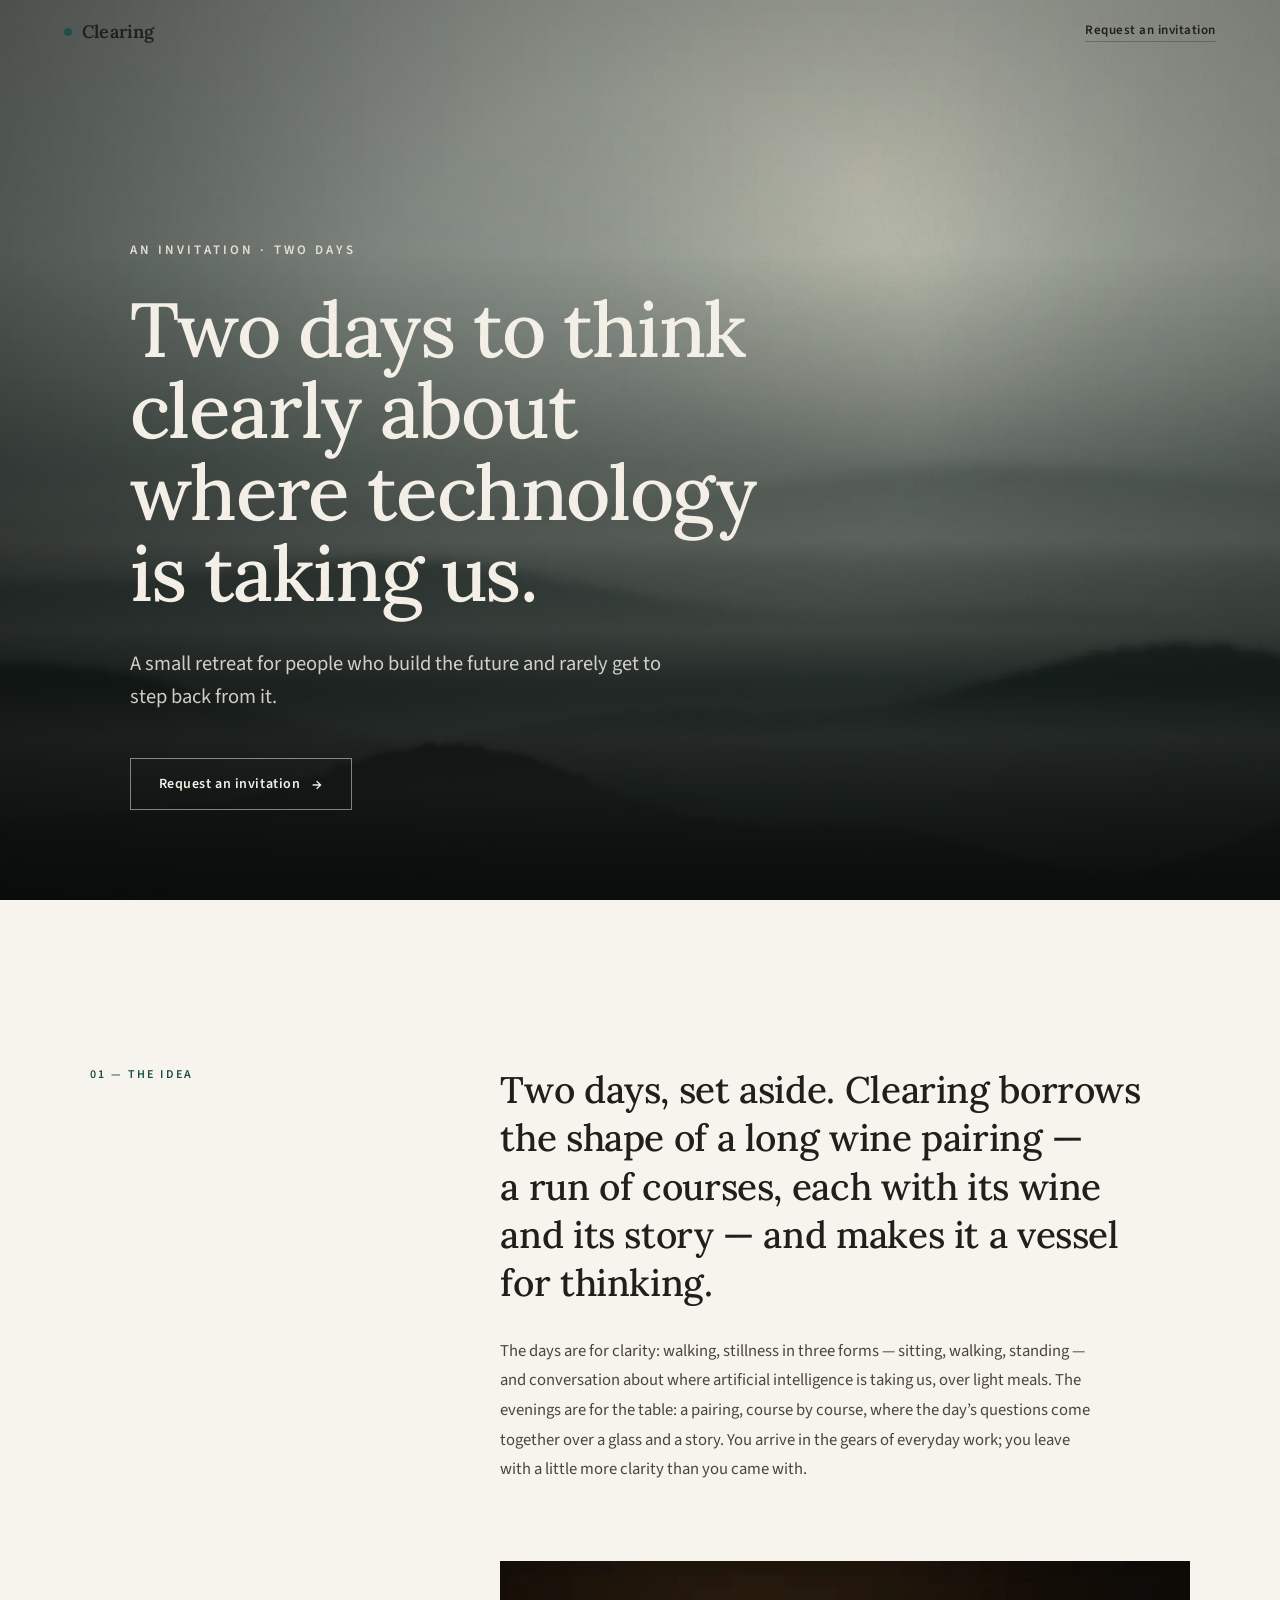
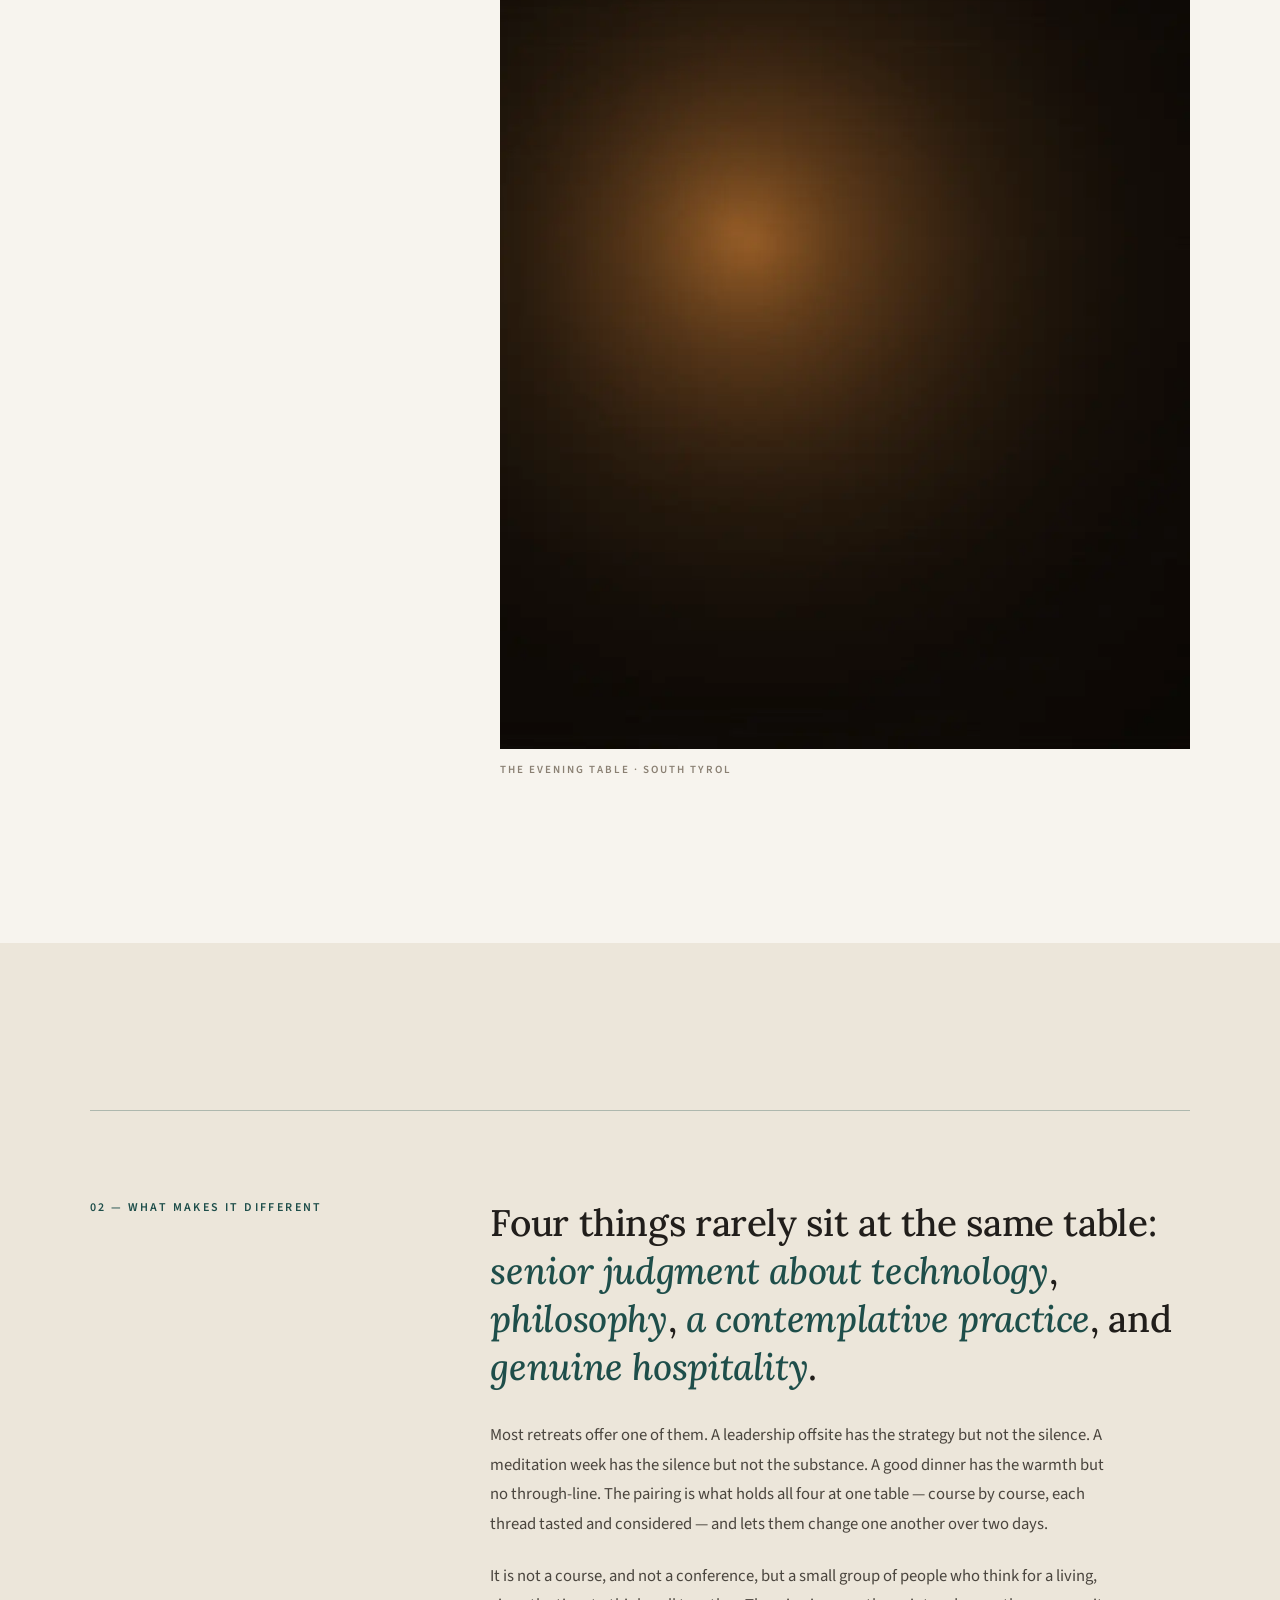
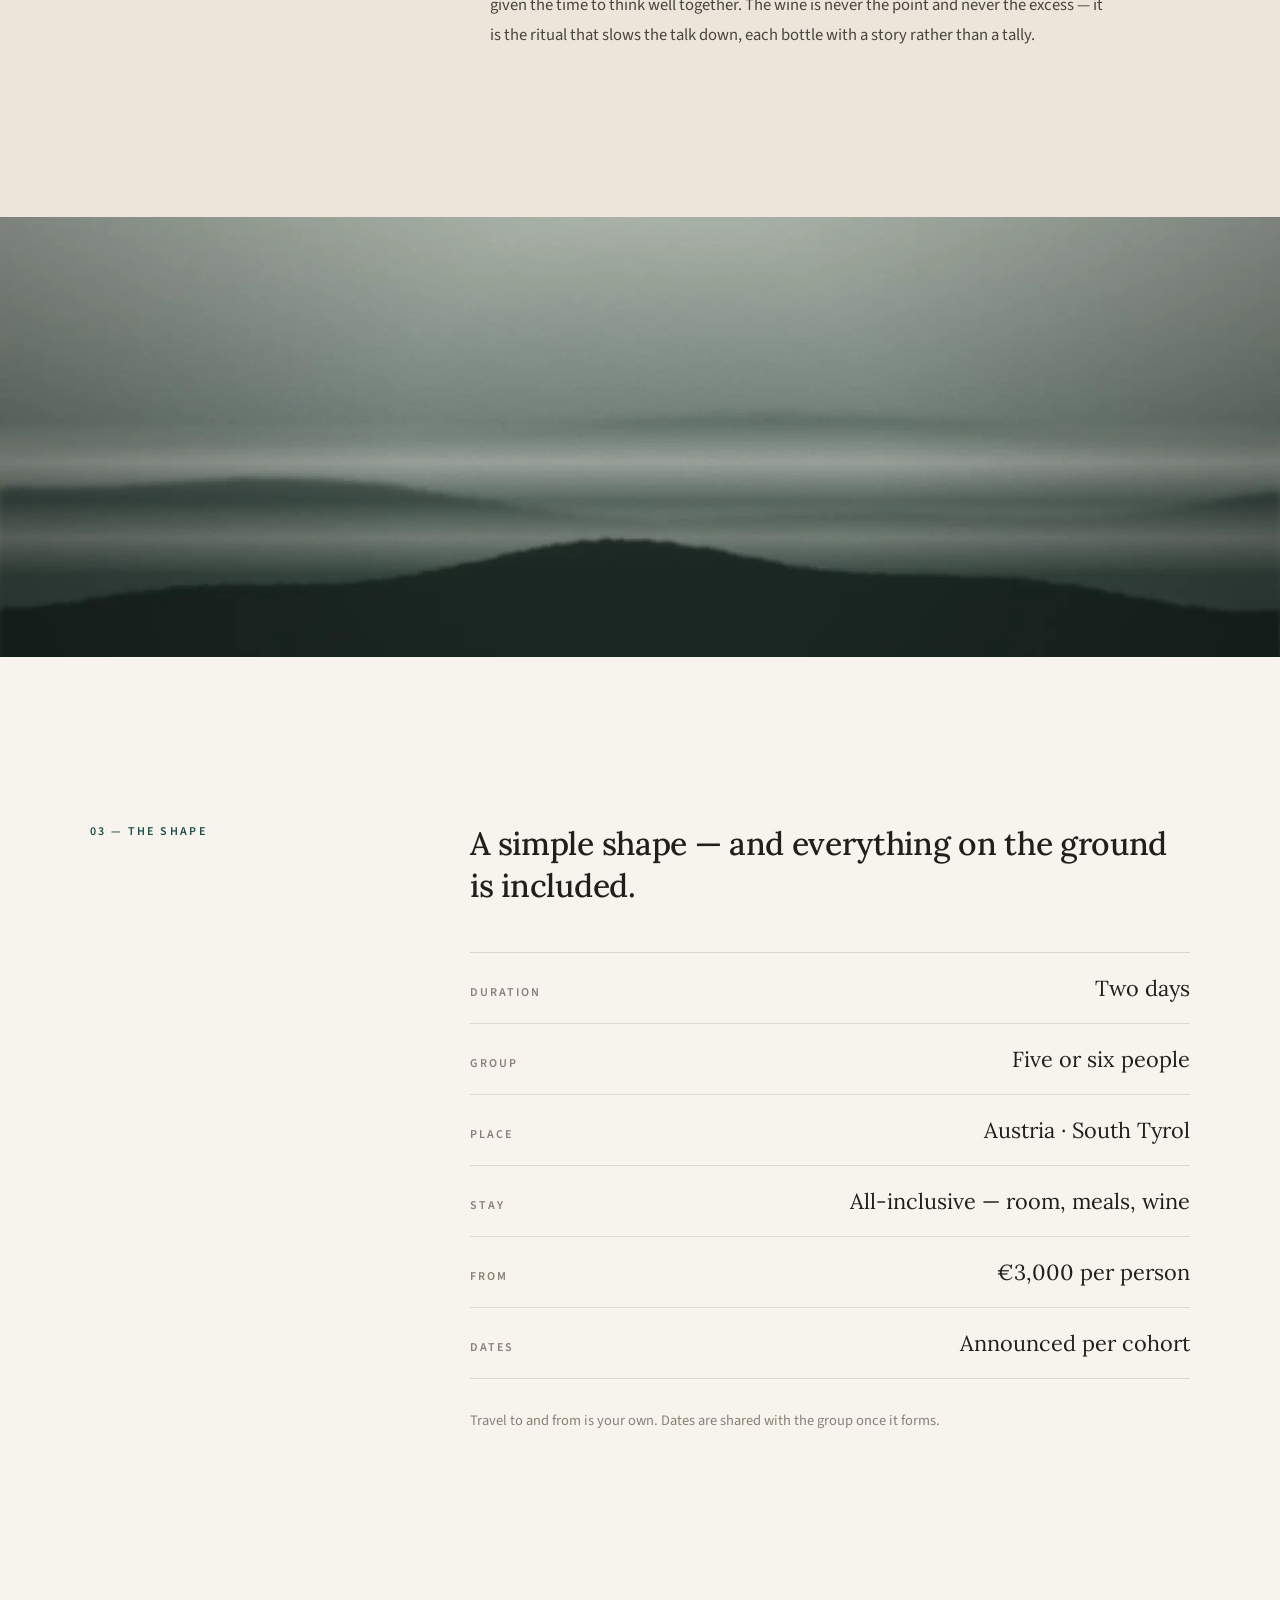
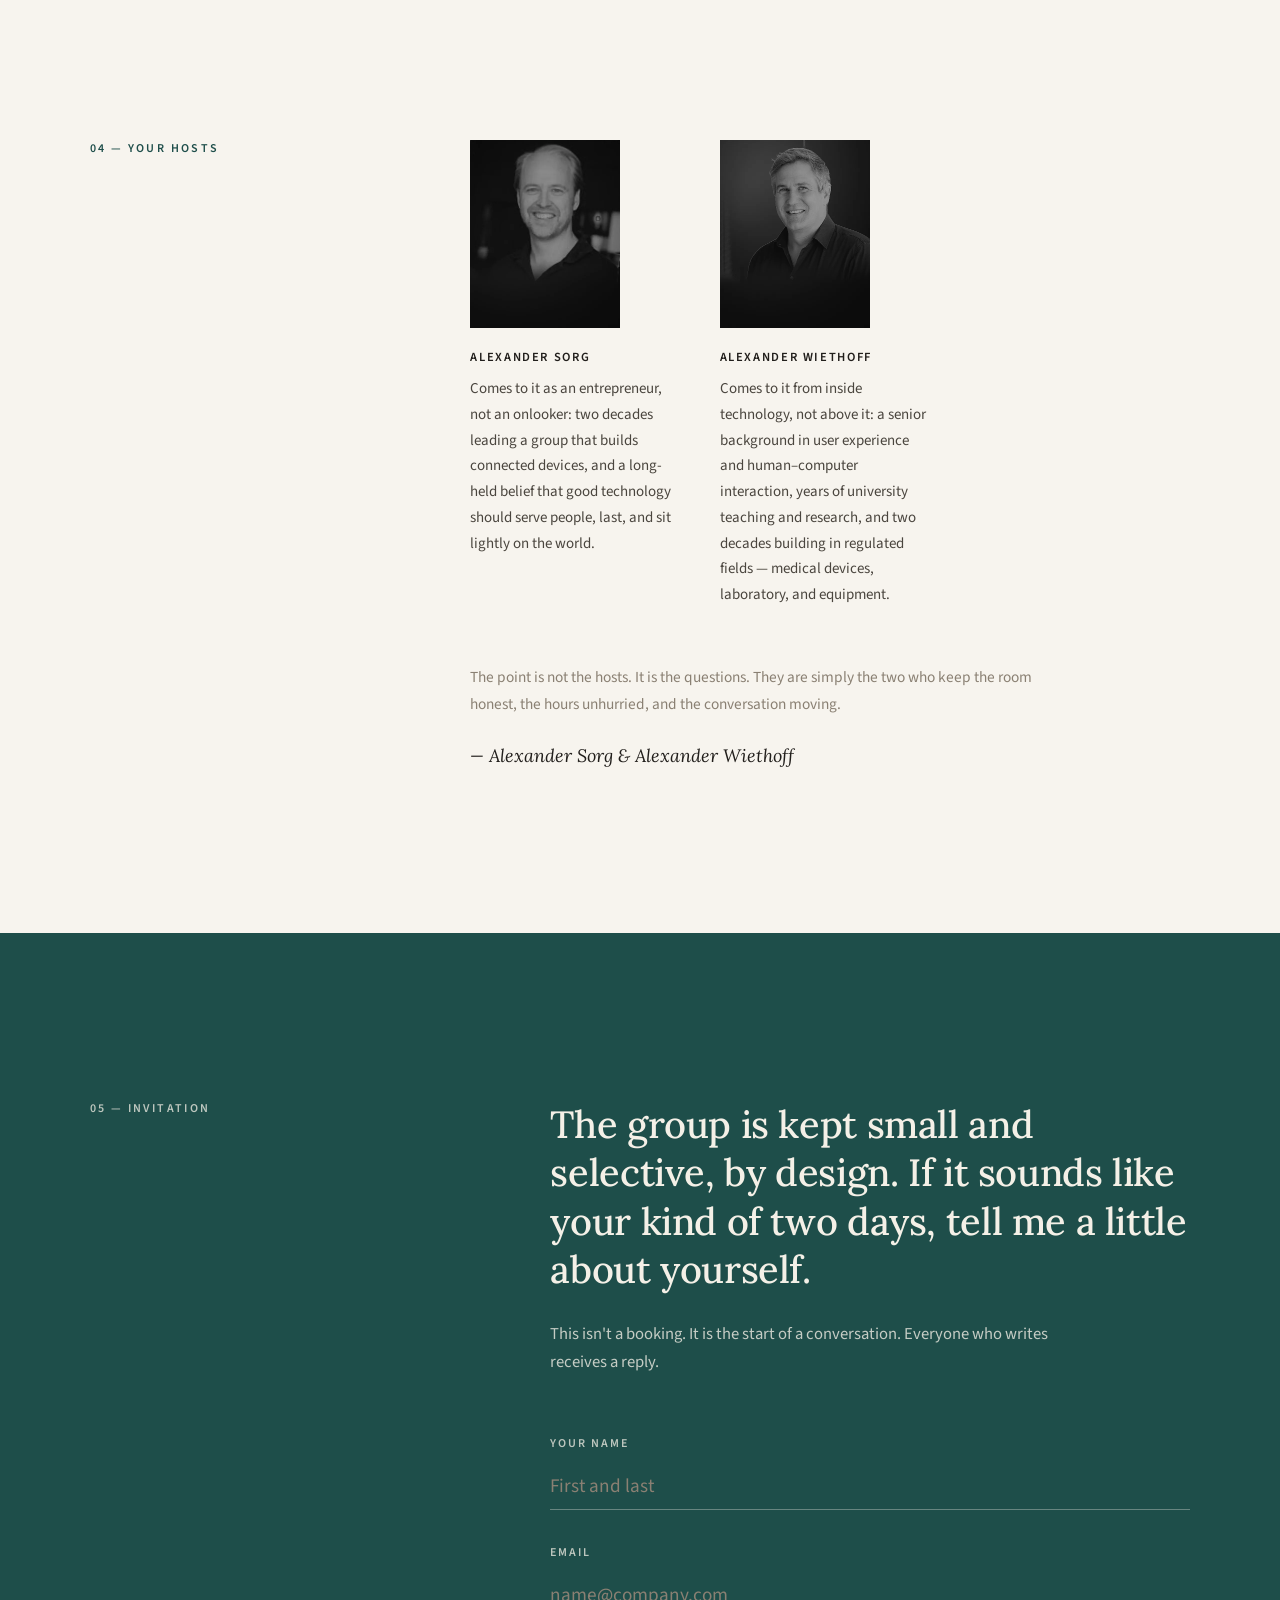
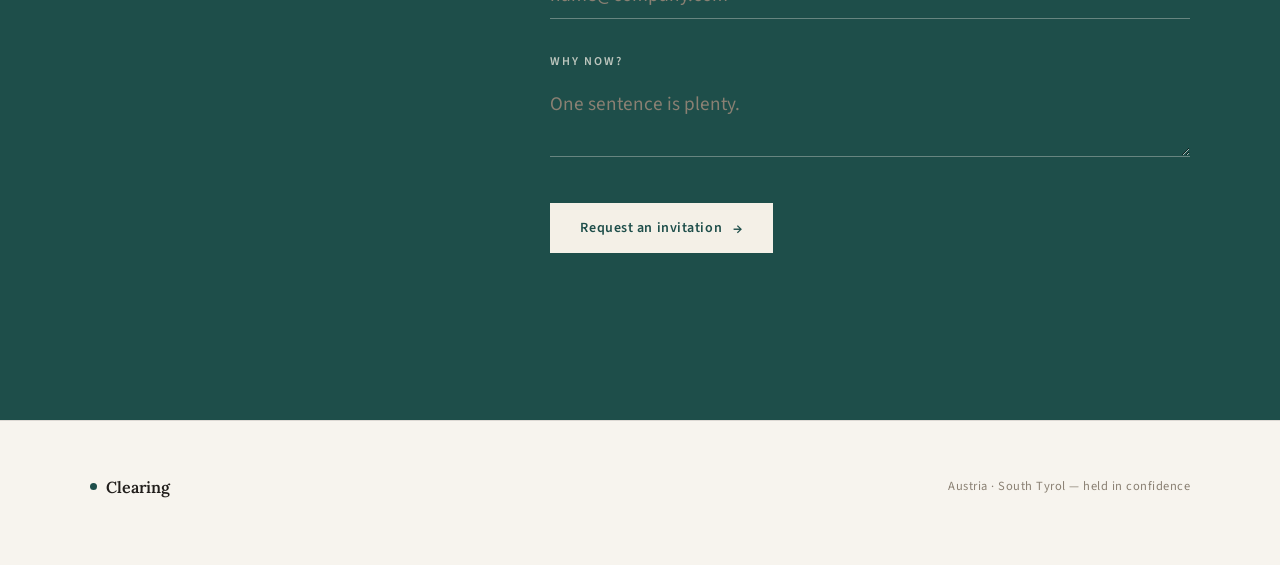
<file: site/index.html>
<!DOCTYPE html>
<html lang="en">
<head>
  <meta charset="utf-8">
  <meta name="viewport" content="width=device-width, initial-scale=1">
  <title>Clearing — Two days to think clearly about where technology is taking us</title>
  <meta name="description" content="A small two-day retreat for senior people in and around technology: conversations about where AI is taking us and the questions underneath, shaped like a long wine pairing — a tasting menu for the mind — in a quiet place in Austria / South Tyrol.">
  <meta name="theme-color" content="#F7F4EE">

  <!-- Open Graph -->
  <meta property="og:type" content="website">
  <meta property="og:title" content="Clearing — Two days to think clearly about where technology is taking us">
  <meta property="og:description" content="A retreat shaped like a long wine pairing — a tasting menu for the mind. Two unhurried days to think clearly about where technology is taking us.">
  <meta property="og:image" content="assets/img/hero-fog.webp">

  <link rel="icon" href="data:image/svg+xml,%3Csvg xmlns='http://www.w3.org/2000/svg' viewBox='0 0 32 32'%3E%3Crect width='32' height='32' fill='%23F7F4EE'/%3E%3Ccircle cx='16' cy='16' r='5' fill='%231E4E4A'/%3E%3C/svg%3E">

  <link rel="preconnect" href="https://fonts.googleapis.com">
  <link rel="preconnect" href="https://fonts.gstatic.com" crossorigin>
  <link href="https://fonts.googleapis.com/css2?family=Lora:ital,wght@0,400;0,500;0,600;1,400;1,500&family=Source+Sans+3:ital,wght@0,400;0,500;0,600&display=swap" rel="stylesheet">

  <style>
    *, *::before, *::after { box-sizing: border-box; }

    :root {
      --paper:   #F7F4EE;
      --ink:     #211E1B;
      --ink-2:   #4A453E;
      --muted:   #8A8073;
      --petrol:  #1E4E4A;
      --cream:   #F4F0E7;
    }

    @media (prefers-reduced-motion: reduce) {
      * { animation: none !important; transition: none !important; }
      html { scroll-behavior: auto !important; }
    }

    html { scroll-behavior: smooth; }
    body {
      margin: 0;
      background: var(--paper);
      color: var(--ink);
      -webkit-font-smoothing: antialiased;
      text-rendering: optimizeLegibility;
      font-family: 'Source Sans 3', system-ui, sans-serif;
    }
    ::selection { background: var(--petrol); color: var(--cream); }
    img { max-width: 100%; }
    input::placeholder, textarea::placeholder { color: var(--muted); opacity: 1; }

    a { color: inherit; }

    /* ---- interactive states (replacing the prototype's style-hover / style-focus) ---- */
    .nav-link { transition: border-color 200ms ease; }
    .nav-link:hover, .nav-link:focus-visible { border-color: var(--petrol); }

    .ghost-cta { transition: background 260ms cubic-bezier(.16,1,.3,1), color 260ms cubic-bezier(.16,1,.3,1), border-color 260ms cubic-bezier(.16,1,.3,1), transform 260ms cubic-bezier(.16,1,.3,1); }
    .ghost-cta:hover, .ghost-cta:focus-visible { background: #F5F1E8; color: #173B38; border-color: #F5F1E8; transform: translateY(-1px); }

    .field { transition: border-color 200ms ease; }
    .field:focus { border-color: var(--cream); }

    .solid-cta { transition: transform 220ms cubic-bezier(.16,1,.3,1), box-shadow 220ms ease; }
    .solid-cta:hover, .solid-cta:focus-visible { transform: translateY(-1px); box-shadow: 0 10px 26px rgba(0,0,0,0.22); }

    :focus-visible { outline: 2px solid currentColor; outline-offset: 3px; }

    .field-error { display: none; }
    .field-error.is-visible { display: block; }
    #invite-confirm { display: none; }
    #invite-confirm.is-visible { display: block; }
  </style>
</head>

<body id="top">

  <!-- Paper-grain texture overlay -->
  <div aria-hidden="true" style="position:fixed; inset:0; background-image:url('assets/img/paper-grain.png'); background-size:300px; opacity:0.5; mix-blend-mode:multiply; pointer-events:none; z-index:40;"></div>

  <header style="position:absolute; top:0; left:0; right:0; z-index:50; display:flex; align-items:center; justify-content:space-between; padding:20px clamp(22px,6vw,64px);">
    <a href="#top" style="display:flex; align-items:center; gap:10px; text-decoration:none; color:#211E1B;">
      <span style="width:8px; height:8px; border-radius:999px; background:#1E4E4A; display:inline-block;"></span>
      <span style="font-family:'Lora',Georgia,serif; font-size:18px; font-weight:600; letter-spacing:0.01em;">Clearing</span>
    </a>
    <a class="nav-link" href="#invitation" style="font-family:'Source Sans 3',system-ui,sans-serif; font-size:13px; font-weight:600; letter-spacing:0.04em; color:#211E1B; text-decoration:none; padding-bottom:2px; border-bottom:1px solid rgba(33,30,27,0.3);">Request an invitation</a>
  </header>

  <main>
  <!-- 01 · Hero -->
  <section aria-label="Introduction" style="position:relative; min-height:100vh; display:flex; align-items:flex-end; background-image:url('assets/img/hero-fog.webp'); background-size:cover; background-position:center 32%;">
    <div aria-hidden="true" style="position:absolute; inset:0; background:linear-gradient(180deg, rgba(13,18,16,0.24) 0%, rgba(13,18,16,0.10) 28%, rgba(11,15,14,0.50) 64%, rgba(8,11,10,0.86) 100%), linear-gradient(95deg, rgba(11,15,14,0.40) 0%, rgba(11,15,14,0.16) 38%, rgba(11,15,14,0) 70%);"></div>
    <div style="position:relative; width:100%; max-width:1200px; margin:0 auto; padding:0 clamp(22px,7vw,120px) clamp(60px,10vh,118px);">
      <div style="max-width:780px;">
        <div style="font-family:'Source Sans 3',system-ui,sans-serif; font-size:clamp(11px,1.1vw,13px); font-weight:600; letter-spacing:0.24em; text-transform:uppercase; color:#E7E1D3; margin-bottom:clamp(20px,3vw,30px);">An invitation · Two days</div>
        <h1 style="font-family:'Lora',Georgia,serif; font-weight:500; font-size:clamp(33px,6vw,80px); line-height:1.06; letter-spacing:-0.018em; color:#F5F1E8; margin:0; text-wrap:balance;">Two days to think clearly about where technology is taking us.</h1>
        <p style="font-family:'Source Sans 3',system-ui,sans-serif; font-size:clamp(17px,1.6vw,21px); font-weight:400; line-height:1.6; color:rgba(245,241,232,0.84); max-width:540px; margin:clamp(24px,3vw,34px) 0 clamp(34px,4vw,44px); text-wrap:pretty;">A small retreat for people who build the future and rarely get to step back from it.</p>
        <a class="ghost-cta" href="#invitation" style="display:inline-flex; align-items:center; gap:12px; font-family:'Source Sans 3',system-ui,sans-serif; font-size:14px; font-weight:600; letter-spacing:0.04em; color:#F5F1E8; text-decoration:none; padding:15px 28px; border:1px solid rgba(245,241,232,0.5);">Request an invitation<span aria-hidden="true" style="font-size:16px; line-height:1;">→</span></a>
      </div>
    </div>
  </section>

  <!-- 02 · The idea -->
  <section id="idea" style="background:#F7F4EE; padding:clamp(94px,13vw,182px) clamp(22px,7vw,120px); scroll-margin-top:80px;">
    <div style="max-width:1180px; margin:0 auto; display:flex; flex-wrap:wrap; gap:clamp(30px,6vw,96px);">
      <div style="flex:1 1 168px; min-width:148px;">
        <h2 style="font-family:'Source Sans 3',system-ui,sans-serif; font-size:12px; font-weight:600; letter-spacing:0.2em; text-transform:uppercase; color:#1E4E4A; margin:0;">01 — The idea</h2>
      </div>
      <div style="flex:4 1 460px; max-width:690px;">
        <p style="font-family:'Lora',Georgia,serif; font-weight:500; font-size:clamp(23px,3vw,37px); line-height:1.3; letter-spacing:-0.01em; color:#211E1B; margin:0 0 clamp(22px,3vw,30px); text-wrap:pretty;">Two days, set aside. Clearing borrows the shape of a long wine pairing — a run of courses, each with its wine and its story — and makes it a vessel for thinking.</p>
        <p style="font-family:'Source Sans 3',system-ui,sans-serif; font-size:clamp(16px,1.3vw,18.5px); font-weight:400; line-height:1.78; color:#4A453E; margin:0; max-width:600px; text-wrap:pretty;">The days are for clarity: walking, stillness in three forms — sitting, walking, standing — and conversation about where artificial intelligence is taking us, over light meals. The evenings are for the table: a pairing, course by course, where the day&rsquo;s questions come together over a glass and a story. You arrive in the gears of everyday work; you leave with a little more clarity than you came with.</p>
        <figure style="margin:clamp(40px,6vw,76px) 0 0;">
          <img src="assets/img/wood-lamp.webp" loading="lazy" width="1400" height="788" alt="A warm pool of lamplight on a dark wooden table at evening" style="display:block; width:100%; aspect-ratio:16/9; object-fit:cover;">
          <figcaption style="font-family:'Source Sans 3',system-ui,sans-serif; font-size:11px; font-weight:600; letter-spacing:0.18em; text-transform:uppercase; color:#8A8073; margin-top:13px;">The evening table · South Tyrol</figcaption>
        </figure>
      </div>
    </div>
  </section>

  <!-- 03 · What makes it different -->
  <section style="background:#ECE6DA; color:#211E1B; padding:clamp(94px,13vw,182px) clamp(22px,7vw,120px); scroll-margin-top:80px;">
    <div style="max-width:1180px; margin:0 auto;">
      <div aria-hidden="true" style="height:1px; background:rgba(30,78,74,0.30); margin-bottom:clamp(52px,7vw,88px);"></div>
      <div style="display:flex; flex-wrap:wrap; gap:clamp(30px,6vw,96px);">
        <div style="flex:1 1 168px; min-width:148px;">
          <h2 style="font-family:'Source Sans 3',system-ui,sans-serif; font-size:12px; font-weight:600; letter-spacing:0.2em; text-transform:uppercase; color:#1E4E4A; margin:0;">02 — What makes it different</h2>
        </div>
        <div style="flex:4 1 460px; max-width:700px;">
          <p style="font-family:'Lora',Georgia,serif; font-weight:500; font-size:clamp(23px,3vw,37px); line-height:1.3; letter-spacing:-0.01em; color:#211E1B; margin:0 0 clamp(22px,3vw,30px); text-wrap:pretty;">Four things rarely sit at the same table: <em style="font-style:italic; color:#1E4E4A;">senior judgment about technology</em>, <em style="font-style:italic; color:#1E4E4A;">philosophy</em>, <em style="font-style:italic; color:#1E4E4A;">a contemplative practice</em>, and <em style="font-style:italic; color:#1E4E4A;">genuine hospitality</em>.</p>
          <p style="font-family:'Source Sans 3',system-ui,sans-serif; font-size:clamp(16px,1.3vw,18.5px); line-height:1.78; color:#4A453E; margin:0 0 22px; max-width:620px; text-wrap:pretty;">Most retreats offer one of them. A leadership offsite has the strategy but not the silence. A meditation week has the silence but not the substance. A good dinner has the warmth but no through-line. The pairing is what holds all four at one table — course by course, each thread tasted and considered — and lets them change one another over two days.</p>
          <p style="font-family:'Source Sans 3',system-ui,sans-serif; font-size:clamp(16px,1.3vw,18.5px); line-height:1.78; color:#4A453E; margin:0; max-width:620px; text-wrap:pretty;">It is not a course, and not a conference, but a small group of people who think for a living, given the time to think well together. The wine is never the point and never the excess — it is the ritual that slows the talk down, each bottle with a story rather than a tally.</p>
        </div>
      </div>
    </div>
  </section>

  <!-- Full-bleed ridge band -->
  <div role="img" aria-label="Fog moving across an alpine ridgeline" style="width:100%; height:clamp(260px,38vw,440px); background-image:url('assets/img/ridge-band.webp'); background-size:cover; background-position:center 60%;"></div>

  <!-- 04 · The shape -->
  <section style="background:#F7F4EE; padding:clamp(94px,13vw,182px) clamp(22px,7vw,120px); scroll-margin-top:80px;">
    <div style="max-width:1180px; margin:0 auto; display:flex; flex-wrap:wrap; gap:clamp(30px,6vw,96px);">
      <div style="flex:1 1 168px; min-width:148px;">
        <h2 style="font-family:'Source Sans 3',system-ui,sans-serif; font-size:12px; font-weight:600; letter-spacing:0.2em; text-transform:uppercase; color:#1E4E4A; margin:0;">03 — The shape</h2>
      </div>
      <div style="flex:4 1 460px; max-width:720px;">
        <p style="font-family:'Lora',Georgia,serif; font-weight:500; font-size:clamp(22px,2.6vw,32px); line-height:1.32; letter-spacing:-0.01em; color:#211E1B; margin:0 0 clamp(26px,4vw,44px); text-wrap:pretty;">A simple shape — and everything on the ground is included.</p>
        <dl style="margin:0; border-top:1px solid rgba(33,30,27,0.14);">
          <div style="display:flex; justify-content:space-between; align-items:baseline; gap:24px; padding:clamp(15px,2vw,21px) 0; border-bottom:1px solid rgba(33,30,27,0.12);">
            <dt style="font-family:'Source Sans 3',system-ui,sans-serif; font-size:12px; font-weight:600; letter-spacing:0.16em; text-transform:uppercase; color:#8A8073; flex:0 0 auto;">Duration</dt>
            <dd style="margin:0; font-family:'Lora',Georgia,serif; font-size:clamp(18px,1.7vw,22px); color:#211E1B; text-align:right;">Two days</dd>
          </div>
          <div style="display:flex; justify-content:space-between; align-items:baseline; gap:24px; padding:clamp(15px,2vw,21px) 0; border-bottom:1px solid rgba(33,30,27,0.12);">
            <dt style="font-family:'Source Sans 3',system-ui,sans-serif; font-size:12px; font-weight:600; letter-spacing:0.16em; text-transform:uppercase; color:#8A8073; flex:0 0 auto;">Group</dt>
            <dd style="margin:0; font-family:'Lora',Georgia,serif; font-size:clamp(18px,1.7vw,22px); color:#211E1B; text-align:right;">Five or six people</dd>
          </div>
          <div style="display:flex; justify-content:space-between; align-items:baseline; gap:24px; padding:clamp(15px,2vw,21px) 0; border-bottom:1px solid rgba(33,30,27,0.12);">
            <dt style="font-family:'Source Sans 3',system-ui,sans-serif; font-size:12px; font-weight:600; letter-spacing:0.16em; text-transform:uppercase; color:#8A8073; flex:0 0 auto;">Place</dt>
            <dd style="margin:0; font-family:'Lora',Georgia,serif; font-size:clamp(18px,1.7vw,22px); color:#211E1B; text-align:right;">Austria · South Tyrol</dd>
          </div>
          <div style="display:flex; justify-content:space-between; align-items:baseline; gap:24px; padding:clamp(15px,2vw,21px) 0; border-bottom:1px solid rgba(33,30,27,0.12);">
            <dt style="font-family:'Source Sans 3',system-ui,sans-serif; font-size:12px; font-weight:600; letter-spacing:0.16em; text-transform:uppercase; color:#8A8073; flex:0 0 auto;">Stay</dt>
            <dd style="margin:0; font-family:'Lora',Georgia,serif; font-size:clamp(18px,1.7vw,22px); color:#211E1B; text-align:right;">All-inclusive — room, meals, wine</dd>
          </div>
          <div style="display:flex; justify-content:space-between; align-items:baseline; gap:24px; padding:clamp(15px,2vw,21px) 0; border-bottom:1px solid rgba(33,30,27,0.12);">
            <dt style="font-family:'Source Sans 3',system-ui,sans-serif; font-size:12px; font-weight:600; letter-spacing:0.16em; text-transform:uppercase; color:#8A8073; flex:0 0 auto;">From</dt>
            <dd style="margin:0; font-family:'Lora',Georgia,serif; font-size:clamp(18px,1.7vw,22px); color:#211E1B; text-align:right;">€3,000 per person</dd>
          </div>
          <div style="display:flex; justify-content:space-between; align-items:baseline; gap:24px; padding:clamp(15px,2vw,21px) 0; border-bottom:1px solid rgba(33,30,27,0.12);">
            <dt style="font-family:'Source Sans 3',system-ui,sans-serif; font-size:12px; font-weight:600; letter-spacing:0.16em; text-transform:uppercase; color:#8A8073; flex:0 0 auto;">Dates</dt>
            <dd style="margin:0; font-family:'Lora',Georgia,serif; font-size:clamp(18px,1.7vw,22px); color:#211E1B; text-align:right;">Announced per cohort</dd>
          </div>
        </dl>
        <p style="font-family:'Source Sans 3',system-ui,sans-serif; font-size:14.5px; line-height:1.7; color:#8A8073; margin:clamp(22px,3vw,30px) 0 0; max-width:540px;">Travel to and from is your own. Dates are shared with the group once it forms.</p>
      </div>
    </div>
  </section>

  <!-- 05 · Your hosts -->
  <section style="background:#F7F4EE; padding:clamp(78px,11vw,150px) clamp(22px,7vw,120px) clamp(94px,13vw,170px); scroll-margin-top:80px;">
    <div style="max-width:1180px; margin:0 auto; display:flex; flex-wrap:wrap; gap:clamp(30px,6vw,96px);">
      <div style="flex:1 1 168px; min-width:148px;">
        <h2 style="font-family:'Source Sans 3',system-ui,sans-serif; font-size:12px; font-weight:600; letter-spacing:0.2em; text-transform:uppercase; color:#1E4E4A; margin:0;">04 — Your hosts</h2>
      </div>
      <div style="flex:4 1 460px; max-width:720px;">
        <div style="display:grid; grid-template-columns:repeat(auto-fit,minmax(180px,1fr)); gap:clamp(24px,3vw,40px); max-width:460px;">
          <div style="display:flex; flex-direction:column;">
            <div style="width:150px; max-width:100%;"><img src="assets/img/host-sorg.webp" loading="lazy" width="600" height="750" alt="Alexander Sorg" style="display:block; width:100%; height:auto; aspect-ratio:4/5; object-fit:cover;"></div>
            <div style="font-family:'Source Sans 3',system-ui,sans-serif; font-size:12.5px; font-weight:600; letter-spacing:0.13em; text-transform:uppercase; color:#211E1B; margin-top:clamp(16px,2vw,20px);">Alexander Sorg</div>
            <p style="font-family:'Source Sans 3',system-ui,sans-serif; font-size:clamp(15px,1.15vw,16.5px); line-height:1.72; color:#4A453E; margin:10px 0 0; text-wrap:pretty;">Comes to it as an entrepreneur, not an onlooker: two decades leading a group that builds connected devices, and a long-held belief that good technology should serve people, last, and sit lightly on the world.</p>
          </div>
          <div style="display:flex; flex-direction:column;">
            <div style="width:150px; max-width:100%;"><img src="assets/img/host-wiethoff.webp" loading="lazy" width="600" height="750" alt="Alexander Wiethoff" style="display:block; width:100%; height:auto; aspect-ratio:4/5; object-fit:cover;"></div>
            <div style="font-family:'Source Sans 3',system-ui,sans-serif; font-size:12.5px; font-weight:600; letter-spacing:0.13em; text-transform:uppercase; color:#211E1B; margin-top:clamp(16px,2vw,20px);">Alexander Wiethoff</div>
            <p style="font-family:'Source Sans 3',system-ui,sans-serif; font-size:clamp(15px,1.15vw,16.5px); line-height:1.72; color:#4A453E; margin:10px 0 0; text-wrap:pretty;">Comes to it from inside technology, not above it: a senior background in user experience and human–computer interaction, years of university teaching and research, and two decades building in regulated fields — medical devices, laboratory, and equipment.</p>
          </div>
        </div>
        <p style="font-family:'Source Sans 3',system-ui,sans-serif; font-size:clamp(15px,1.2vw,17px); line-height:1.75; color:#8A8073; margin:clamp(34px,5vw,56px) 0 0; max-width:600px; text-wrap:pretty;">The point is not the hosts. It is the questions. They are simply the two who keep the room honest, the hours unhurried, and the conversation moving.</p>
        <div style="font-family:'Lora',Georgia,serif; font-style:italic; font-size:18px; color:#211E1B; margin-top:clamp(20px,2.6vw,26px);">— Alexander Sorg &amp; Alexander Wiethoff</div>
      </div>
    </div>
  </section>

  <!-- 06 · Invitation -->
  <section id="invitation" style="background:#1E4E4A; color:#F4F0E7; padding:clamp(94px,13vw,184px) clamp(22px,7vw,120px); scroll-margin-top:64px;">
    <div style="max-width:1180px; margin:0 auto; display:flex; flex-wrap:wrap; gap:clamp(30px,6vw,96px);">
      <div style="flex:1 1 168px; min-width:148px;">
        <h2 style="font-family:'Source Sans 3',system-ui,sans-serif; font-size:12px; font-weight:600; letter-spacing:0.2em; text-transform:uppercase; color:rgba(244,240,231,0.74); margin:0;">05 — Invitation</h2>
      </div>
      <div style="flex:4 1 460px; max-width:640px;">
        <p style="font-family:'Lora',Georgia,serif; font-weight:500; font-size:clamp(24px,3vw,38px); line-height:1.28; letter-spacing:-0.01em; color:#F4F0E7; margin:0 0 clamp(18px,2.4vw,26px); text-wrap:pretty;">The group is kept small and selective, by design. If it sounds like your kind of two days, tell me a little about yourself.</p>
        <p style="font-family:'Source Sans 3',system-ui,sans-serif; font-size:clamp(16px,1.3vw,18px); line-height:1.7; color:rgba(244,240,231,0.78); margin:0; max-width:520px;">This isn't a booking. It is the start of a conversation. Everyone who writes receives a reply.</p>

        <form id="invite-form" novalidate style="margin-top:clamp(38px,5vw,58px); display:flex; flex-direction:column; gap:clamp(26px,3.2vw,34px);">
          <div>
            <label for="f-name" style="display:block; font-family:'Source Sans 3',system-ui,sans-serif; font-size:12px; font-weight:600; letter-spacing:0.16em; text-transform:uppercase; color:rgba(244,240,231,0.74); margin-bottom:11px;">Your name</label>
            <input class="field" id="f-name" name="name" type="text" autocomplete="name" placeholder="First and last" aria-describedby="err-name" style="width:100%; box-sizing:border-box; background:transparent; border:none; border-bottom:1px solid rgba(244,240,231,0.34); color:#F4F0E7; font-family:'Source Sans 3',system-ui,sans-serif; font-size:clamp(17px,1.5vw,20px); padding:9px 0; outline:none;">
            <div class="field-error" id="err-name" role="alert" style="font-family:'Source Sans 3',system-ui,sans-serif; font-size:13.5px; font-style:italic; color:#E9B984; margin-top:9px;">Please add your name.</div>
          </div>
          <div>
            <label for="f-email" style="display:block; font-family:'Source Sans 3',system-ui,sans-serif; font-size:12px; font-weight:600; letter-spacing:0.16em; text-transform:uppercase; color:rgba(244,240,231,0.74); margin-bottom:11px;">Email</label>
            <input class="field" id="f-email" name="email" type="email" autocomplete="email" placeholder="name@company.com" aria-describedby="err-email" style="width:100%; box-sizing:border-box; background:transparent; border:none; border-bottom:1px solid rgba(244,240,231,0.34); color:#F4F0E7; font-family:'Source Sans 3',system-ui,sans-serif; font-size:clamp(17px,1.5vw,20px); padding:9px 0; outline:none;">
            <div class="field-error" id="err-email" role="alert" style="font-family:'Source Sans 3',system-ui,sans-serif; font-size:13.5px; font-style:italic; color:#E9B984; margin-top:9px;">A valid email, so I can write back.</div>
          </div>
          <div>
            <label for="f-why" style="display:block; font-family:'Source Sans 3',system-ui,sans-serif; font-size:12px; font-weight:600; letter-spacing:0.16em; text-transform:uppercase; color:rgba(244,240,231,0.74); margin-bottom:11px;">Why now?</label>
            <textarea class="field" id="f-why" name="why" rows="2" placeholder="One sentence is plenty." aria-describedby="err-why" style="width:100%; box-sizing:border-box; background:transparent; border:none; border-bottom:1px solid rgba(244,240,231,0.34); color:#F4F0E7; font-family:'Source Sans 3',system-ui,sans-serif; font-size:clamp(17px,1.5vw,20px); line-height:1.5; padding:9px 0; outline:none; resize:vertical; min-height:44px;"></textarea>
            <div class="field-error" id="err-why" role="alert" style="font-family:'Source Sans 3',system-ui,sans-serif; font-size:13.5px; font-style:italic; color:#E9B984; margin-top:9px;">A sentence on why now.</div>
          </div>
          <button class="solid-cta" type="submit" style="align-self:flex-start; margin-top:6px; display:inline-flex; align-items:center; gap:11px; background:#F4F0E7; color:#1E4E4A; border:none; font-family:'Source Sans 3',system-ui,sans-serif; font-size:14px; font-weight:600; letter-spacing:0.04em; padding:15px 30px; cursor:pointer;">Request an invitation<span aria-hidden="true" style="font-size:15px; line-height:1;">→</span></button>
        </form>

        <div id="invite-confirm" style="margin-top:clamp(38px,5vw,58px); border-top:1px solid rgba(244,240,231,0.34); padding-top:clamp(30px,4vw,42px);" tabindex="-1">
          <div style="font-family:'Source Sans 3',system-ui,sans-serif; font-size:12px; font-weight:600; letter-spacing:0.2em; text-transform:uppercase; color:rgba(244,240,231,0.74); margin-bottom:18px;">Received</div>
          <p style="font-family:'Lora',Georgia,serif; font-weight:500; font-size:clamp(24px,3vw,34px); line-height:1.3; color:#F4F0E7; margin:0 0 16px;">Thank you, <span id="confirm-who">there</span>.</p>
          <p style="font-family:'Source Sans 3',system-ui,sans-serif; font-size:clamp(16px,1.3vw,18px); line-height:1.72; color:rgba(244,240,231,0.78); margin:0; max-width:460px;">Your note is with me. I read each one personally and will write back, usually within a few days.</p>
        </div>
      </div>
    </div>
  </section>
  </main>

  <footer style="background:#F7F4EE; padding:clamp(36px,5vw,56px) clamp(22px,7vw,120px) clamp(46px,6vw,68px); border-top:1px solid rgba(33,30,27,0.12);">
    <div style="max-width:1180px; margin:0 auto; display:flex; flex-wrap:wrap; justify-content:space-between; align-items:baseline; gap:18px;">
      <div style="display:flex; align-items:center; gap:9px;">
        <span style="width:7px; height:7px; border-radius:999px; background:#1E4E4A; display:inline-block;"></span>
        <span style="font-family:'Lora',Georgia,serif; font-size:16px; font-weight:600;">Clearing</span>
      </div>
      <div style="font-family:'Source Sans 3',system-ui,sans-serif; font-size:12.5px; letter-spacing:0.04em; color:#8A8073;">Austria · South Tyrol — held in confidence</div>
    </div>
  </footer>

  <script>
    (function () {
      var form = document.getElementById('invite-form');
      var confirmation = document.getElementById('invite-confirm');
      var who = document.getElementById('confirm-who');
      var nameEl = document.getElementById('f-name');
      var emailEl = document.getElementById('f-email');
      var whyEl = document.getElementById('f-why');

      function toggleError(id, show) {
        document.getElementById(id).classList.toggle('is-visible', show);
      }

      form.addEventListener('submit', function (e) {
        e.preventDefault();
        var name = (nameEl.value || '').trim();
        var email = (emailEl.value || '').trim();
        var why = (whyEl.value || '').trim();

        var nameBad = !name;
        var emailBad = !/^[^@\s]+@[^@\s]+\.[^@\s]+$/.test(email);
        var whyBad = !why;

        toggleError('err-name', nameBad);
        toggleError('err-email', emailBad);
        toggleError('err-why', whyBad);

        nameEl.setAttribute('aria-invalid', nameBad);
        emailEl.setAttribute('aria-invalid', emailBad);
        whyEl.setAttribute('aria-invalid', whyBad);

        if (nameBad || emailBad || whyBad) {
          (nameBad ? nameEl : emailBad ? emailEl : whyEl).focus();
          return;
        }

        who.textContent = name.split(/\s+/)[0] || 'there';
        form.style.display = 'none';
        confirmation.classList.add('is-visible');
        confirmation.focus();
      });
    })();
  </script>
</body>
</html>
</file>
